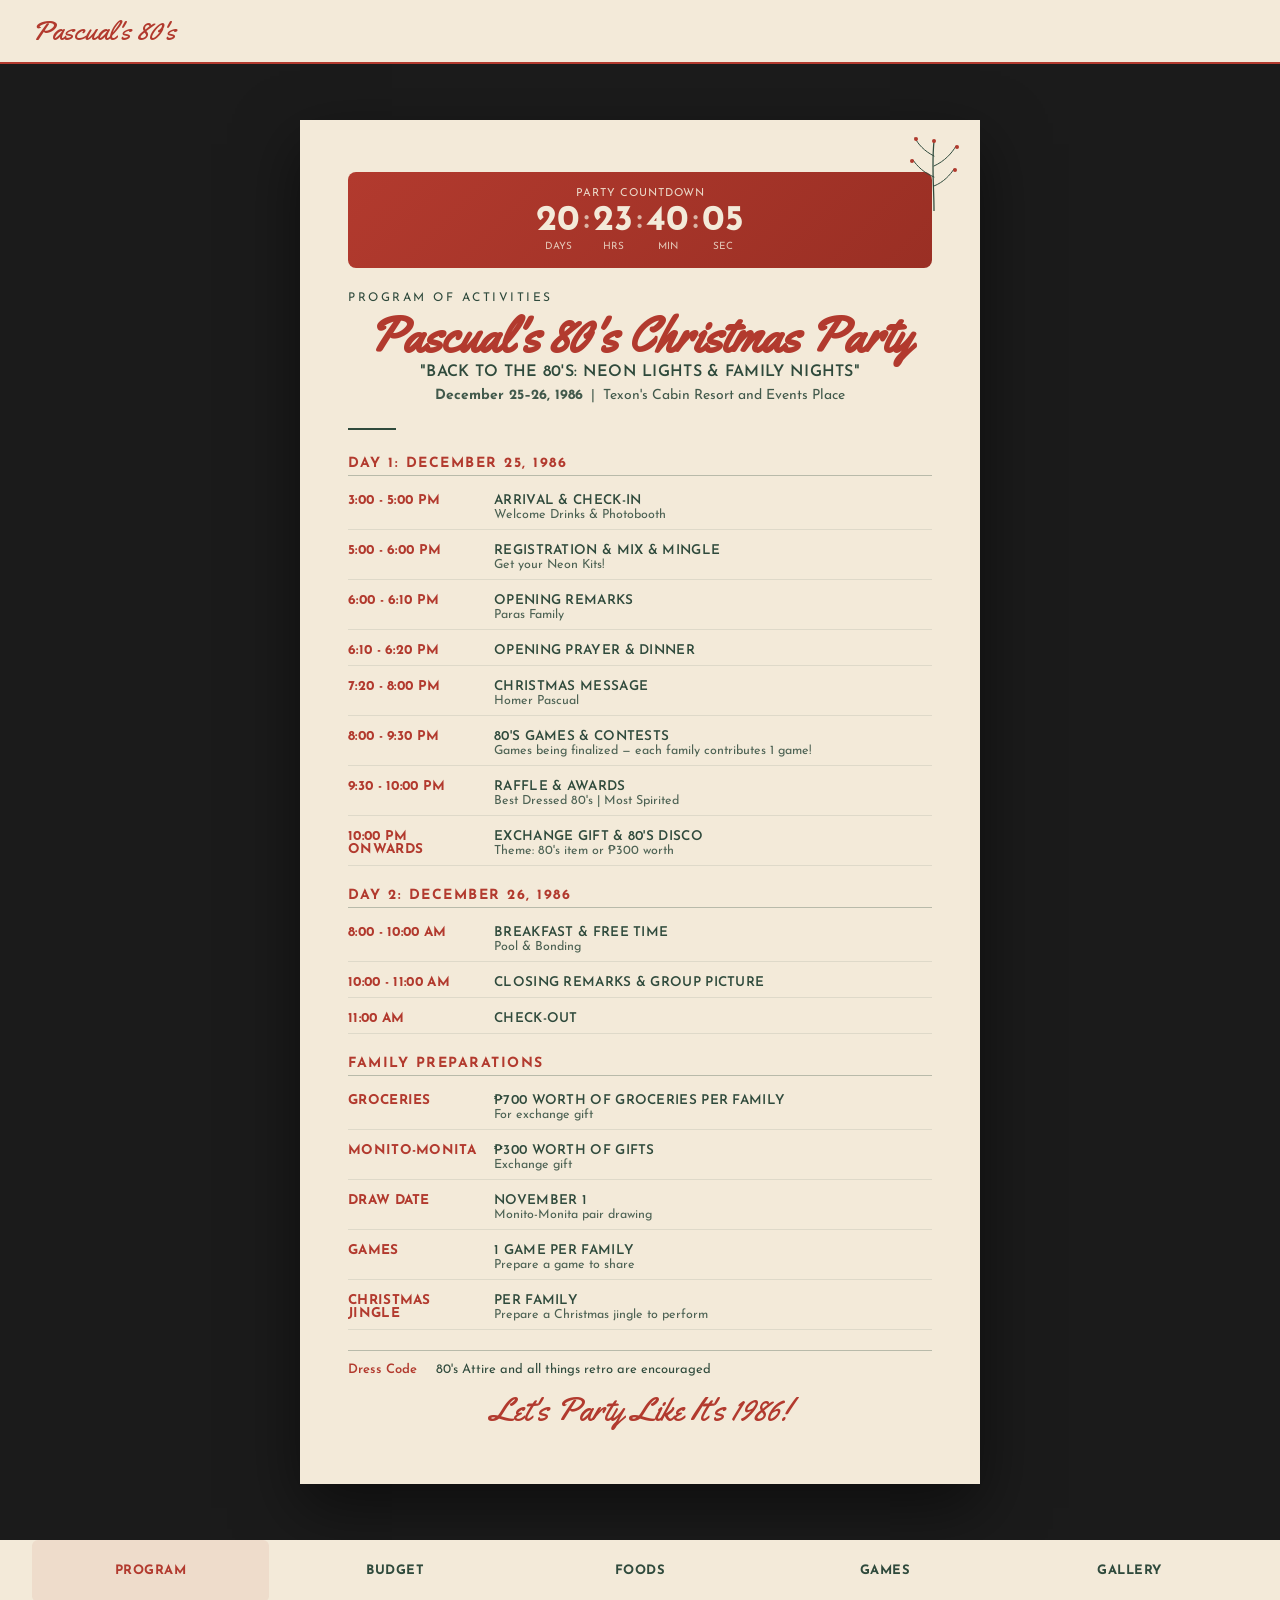
<file: index.html>
<!DOCTYPE html>
<html lang="en">
<head>
<meta charset="UTF-8">
<meta name="viewport" content="width=device-width, initial-scale=1.0, maximum-scale=5.0">
<title>Program — Pascual's 80's Christmas Party 1986</title>
<link rel="stylesheet" href="css/style.css">
</head>
<body>

  <nav class="navbar">
    <a href="index.html" class="brand">Pascual's 80's</a>
  </nav>

  <main class="page">
    <div class="card">
      <!-- Countdown Timer -->
      <div class="countdown">
        <div class="countdown-label">Party countdown</div>
        <div class="countdown-timer">
          <div class="countdown-unit">
            <span class="countdown-num" id="cd-days">--</span>
            <span class="countdown-text">days</span>
          </div>
          <div class="countdown-sep">:</div>
          <div class="countdown-unit">
            <span class="countdown-num" id="cd-hours">--</span>
            <span class="countdown-text">hrs</span>
          </div>
          <div class="countdown-sep">:</div>
          <div class="countdown-unit">
            <span class="countdown-num" id="cd-mins">--</span>
            <span class="countdown-text">min</span>
          </div>
          <div class="countdown-sep">:</div>
          <div class="countdown-unit">
            <span class="countdown-num" id="cd-secs">--</span>
            <span class="countdown-text">sec</span>
          </div>
        </div>
      </div>

      <!-- Pine Sprig Illustration -->
      <svg class="sprig" viewBox="0 0 120 150" xmlns="http://www.w3.org/2000/svg">
        <path d="M60 150 C60 100 55 60 60 10" fill="none" stroke="#2f4a3c" stroke-width="2.5" stroke-linecap="round"/>
        <path d="M60 40 C40 30 28 16 22 4" fill="none" stroke="#2f4a3c" stroke-width="2" stroke-linecap="round"/>
        <path d="M60 60 C82 50 96 34 104 20" fill="none" stroke="#2f4a3c" stroke-width="2" stroke-linecap="round"/>
        <path d="M60 82 C40 74 26 60 18 48" fill="none" stroke="#2f4a3c" stroke-width="2" stroke-linecap="round"/>
        <path d="M60 100 C80 92 92 78 100 66" fill="none" stroke="#2f4a3c" stroke-width="2" stroke-linecap="round"/>
        <circle cx="24" cy="6" r="4" fill="#b23a2e"/>
        <circle cx="106" cy="22" r="4" fill="#b23a2e"/>
        <circle cx="16" cy="50" r="4" fill="#b23a2e"/>
        <circle cx="102" cy="68" r="4" fill="#b23a2e"/>
        <circle cx="60" cy="10" r="4" fill="#b23a2e"/>
      </svg>

      <p class="eyebrow">Program of Activities</p>

      <div class="title-block">
        <h1>Pascual's 80's Christmas Party</h1>
        <div class="subtitle">"Back to the 80's: Neon Lights & Family Nights"</div>
        <div class="venue-info">
          <strong>December 25–26, 1986</strong> &nbsp;|&nbsp; Texon's Cabin Resort and Events Place
        </div>
      </div>

      <div class="rule"></div>

      <!-- Day 1 Schedule -->
      <div class="section-title">Day 1: December 25, 1986</div>

      <div class="timeline">
        <div class="event">
          <div class="time">3:00 - 5:00 PM</div>
          <div class="details">
            <div class="title-text">Arrival & Check-in</div>
            <div class="subtext">Welcome Drinks & Photobooth</div>
          </div>
        </div>

        <div class="event">
          <div class="time">5:00 - 6:00 PM</div>
          <div class="details">
            <div class="title-text">Registration & Mix & Mingle</div>
            <div class="subtext">Get your Neon Kits!</div>
          </div>
        </div>

        <div class="event">
          <div class="time">6:00 - 6:10 PM</div>
          <div class="details">
            <div class="title-text">Opening Remarks</div>
            <div class="subtext">Paras Family</div>
          </div>
        </div>

        <div class="event">
          <div class="time">6:10 - 6:20 PM</div>
          <div class="details">
            <div class="title-text">Opening Prayer & Dinner</div>
          </div>
        </div>

        <div class="event">
          <div class="time">7:20 - 8:00 PM</div>
          <div class="details">
            <div class="title-text">Christmas Message</div>
            <div class="subtext">Homer Pascual</div>
          </div>
        </div>

        <div class="event">
          <div class="time">8:00 - 9:30 PM</div>
          <div class="details">
            <div class="title-text">80's Games & Contests</div>
            <div class="subtext">Games being finalized — each family contributes 1 game!</div>
          </div>
        </div>

        <div class="event">
          <div class="time">9:30 - 10:00 PM</div>
          <div class="details">
            <div class="title-text">Raffle & Awards</div>
            <div class="subtext">Best Dressed 80's | Most Spirited</div>
          </div>
        </div>

        <div class="event">
          <div class="time">10:00 PM Onwards</div>
          <div class="details">
            <div class="title-text">Exchange Gift & 80's Disco</div>
            <div class="subtext">Theme: 80's item or ₱300 worth</div>
          </div>
        </div>
      </div>

      <!-- Day 2 Schedule -->
      <div class="section-title">Day 2: December 26, 1986</div>

      <div class="timeline">
        <div class="event">
          <div class="time">8:00 - 10:00 AM</div>
          <div class="details">
            <div class="title-text">Breakfast & Free Time</div>
            <div class="subtext">Pool & Bonding</div>
          </div>
        </div>

        <div class="event">
          <div class="time">10:00 - 11:00 AM</div>
          <div class="details">
            <div class="title-text">Closing Remarks & Group Picture</div>
          </div>
        </div>

        <div class="event">
          <div class="time">11:00 AM</div>
          <div class="details">
            <div class="title-text">Check-Out</div>
          </div>
        </div>
      </div>

      <!-- Preparations Section -->
      <div class="section-title">Family Preparations</div>

      <div class="timeline">
        <div class="event">
          <div class="time">Groceries</div>
          <div class="details">
            <div class="title-text">₱700 worth of groceries per family</div>
            <div class="subtext">For exchange gift</div>
          </div>
        </div>
        <div class="event">
          <div class="time">Monito-Monita</div>
          <div class="details">
            <div class="title-text">₱300 worth of gifts</div>
            <div class="subtext">Exchange gift</div>
          </div>
        </div>
        <div class="event">
          <div class="time">Draw Date</div>
          <div class="details">
            <div class="title-text">November 1</div>
            <div class="subtext">Monito-Monita pair drawing</div>
          </div>
        </div>
        <div class="event">
          <div class="time">Games</div>
          <div class="details">
            <div class="title-text">1 game per family</div>
            <div class="subtext">Prepare a game to share</div>
          </div>
        </div>
        <div class="event">
          <div class="time">Christmas Jingle</div>
          <div class="details">
            <div class="title-text">Per family</div>
            <div class="subtext">Prepare a Christmas jingle to perform</div>
          </div>
        </div>
      </div>

      <!-- Footer Information -->
      <div class="party-footer">
        <div class="row"><span class="k">Dress Code</span><span>80's Attire and all things retro are encouraged</span></div>
      </div>

      <div class="tagline">Let's Party Like It's 1986!</div>
    </div>
  </main>

  <!-- Bottom Tab Bar Navigation -->
  <nav class="bottom-nav">
    <a href="index.html" class="tab active">Program</a>
    <a href="budget.html" class="tab">Budget</a>
    <a href="foods.html" class="tab">Foods</a>
    <a href="games.html" class="tab">Games</a>
    <a href="gallery.html" class="tab">Gallery</a>
  </nav>

  <script>
    (function(){
      const partyDate = new Date('December 25, 2026 18:00:00').getTime();
      function update(){
        const now = new Date().getTime();
        const diff = partyDate - now;
        if(diff <= 0){
          document.getElementById('cd-days').textContent = '🎉';
          document.getElementById('cd-hours').textContent = 'IT\'S';
          document.getElementById('cd-mins').textContent = 'PARTY';
          document.getElementById('cd-secs').textContent = 'TIME';
          return;
        }
        const days = Math.floor(diff / (1000*60*60*24));
        const hours = Math.floor((diff % (1000*60*60*24)) / (1000*60*60));
        const mins = Math.floor((diff % (1000*60*60)) / (1000*60));
        const secs = Math.floor((diff % (1000*60)) / 1000);
        document.getElementById('cd-days').textContent = String(days).padStart(2,'0');
        document.getElementById('cd-hours').textContent = String(hours).padStart(2,'0');
        document.getElementById('cd-mins').textContent = String(mins).padStart(2,'0');
        document.getElementById('cd-secs').textContent = String(secs).padStart(2,'0');
      }
      update();
      setInterval(update, 1000);
    })();
  </script>

</body>
</html>
</file>
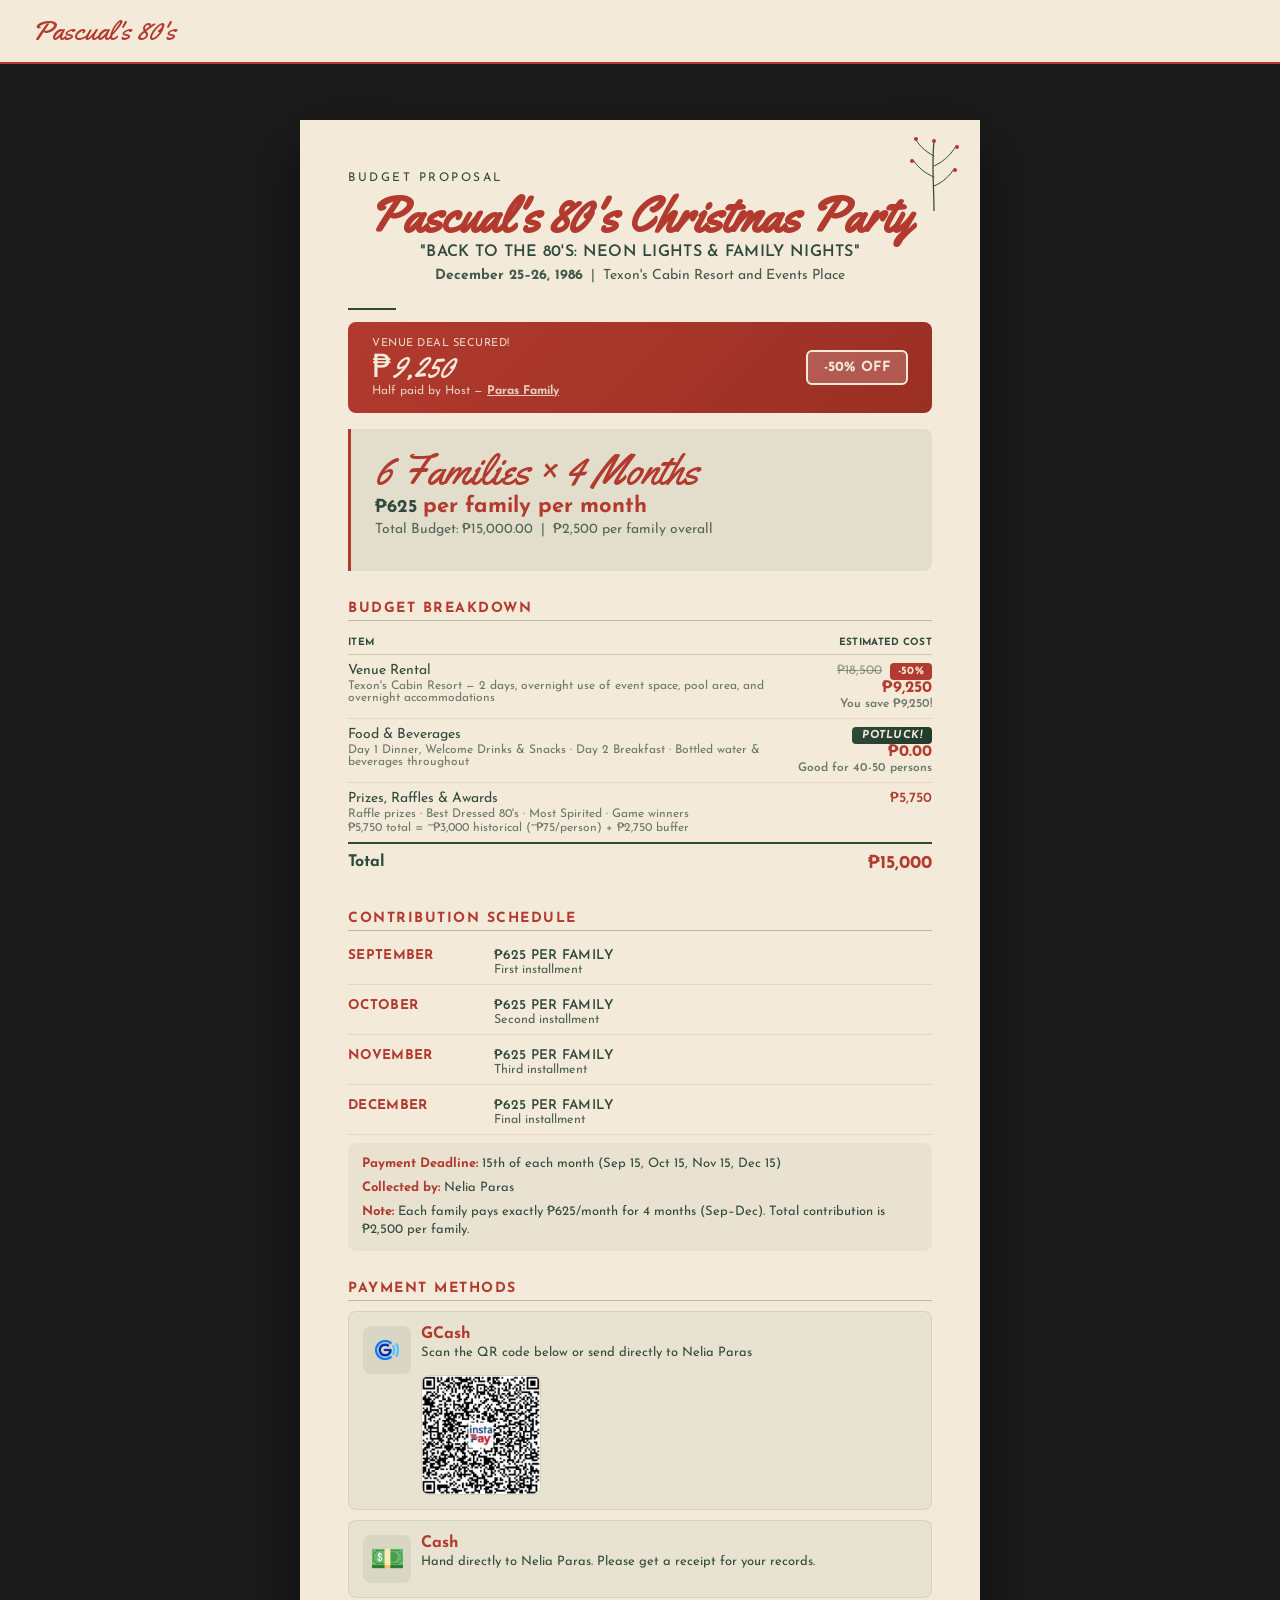
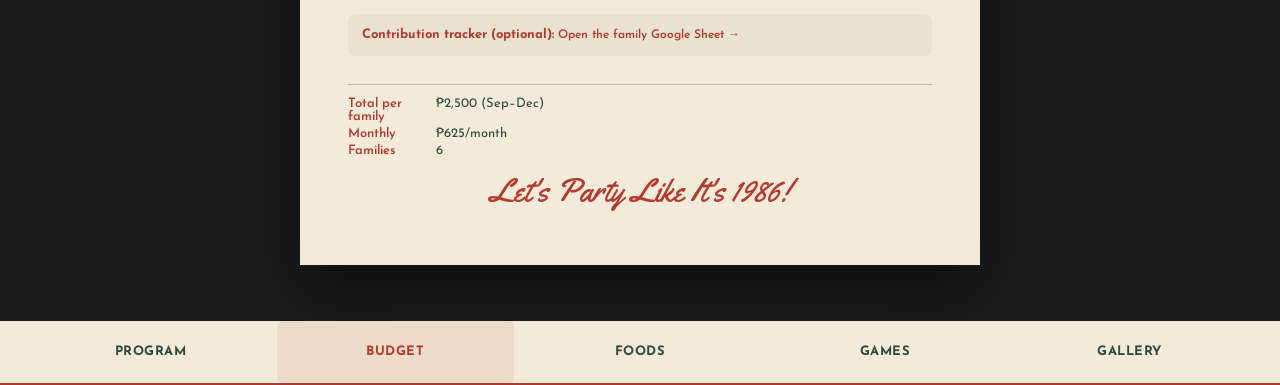
<file: budget.html>
<!DOCTYPE html>
<html lang="en">
<head>
<meta charset="UTF-8">
<meta name="viewport" content="width=device-width, initial-scale=1.0, maximum-scale=5.0">
<title>Budget — Pascual's 80's Christmas Party 1986</title>
<link rel="stylesheet" href="css/style.css">
</head>
<body>

  <nav class="navbar">
    <a href="index.html" class="brand">Pascual's 80's</a>
  </nav>

  <main class="page">
    <div class="card">
      <!-- Pine Sprig Illustration -->
      <svg class="sprig" viewBox="0 0 120 150" xmlns="http://www.w3.org/2000/svg">
        <path d="M60 150 C60 100 55 60 60 10" fill="none" stroke="#2f4a3c" stroke-width="2.5" stroke-linecap="round"/>
        <path d="M60 40 C40 30 28 16 22 4" fill="none" stroke="#2f4a3c" stroke-width="2" stroke-linecap="round"/>
        <path d="M60 60 C82 50 96 34 104 20" fill="none" stroke="#2f4a3c" stroke-width="2" stroke-linecap="round"/>
        <path d="M60 82 C40 74 26 60 18 48" fill="none" stroke="#2f4a3c" stroke-width="2" stroke-linecap="round"/>
        <path d="M60 100 C80 92 92 78 100 66" fill="none" stroke="#2f4a3c" stroke-width="2" stroke-linecap="round"/>
        <circle cx="24" cy="6" r="4" fill="#b23a2e"/>
        <circle cx="106" cy="22" r="4" fill="#b23a2e"/>
        <circle cx="16" cy="50" r="4" fill="#b23a2e"/>
        <circle cx="102" cy="68" r="4" fill="#b23a2e"/>
        <circle cx="60" cy="10" r="4" fill="#b23a2e"/>
      </svg>

      <p class="eyebrow">Budget Proposal</p>

      <div class="title-block">
        <h1>Pascual's 80's Christmas Party</h1>
        <div class="subtitle">"Back to the 80's: Neon Lights & Family Nights"</div>
        <div class="venue-info">
          <strong>December 25–26, 1986</strong> &nbsp;|&nbsp; Texon's Cabin Resort and Events Place
        </div>
      </div>

      <div class="rule"></div>

      <!-- Discount Banner -->
      <div class="discount-banner">
        <div class="banner-text">
          <span class="banner-label">Venue Deal Secured!</span>
          <span class="banner-amount">₱9,250</span>
          <span class="banner-sub">Half paid by Host — <strong>Paras Family</strong></span>
        </div>
        <div class="banner-badge">-50% OFF</div>
      </div>

      <!-- Summary -->
      <div class="summary">
        <p class="big-number">6 Families × 4 Months</p>
        <p class="per-month">₱625 <span>per family per month</span></p>
        <p class="total">Total Budget: ₱15,000.00 &nbsp;|&nbsp; ₱2,500 per family overall</p>
      </div>

      <!-- Budget Breakdown Table -->
      <div class="section-title">Budget Breakdown</div>

      <table class="budget-table">
        <thead>
          <tr>
            <th>Item</th>
            <th>Estimated Cost</th>
          </tr>
        </thead>
        <tbody>
          <tr>
            <td>
              Venue Rental
              <div class="desc">Texon's Cabin Resort — 2 days, overnight use of event space, pool area, and overnight accommodations</div>
            </td>
            <td>
              <span class="original-price">₱18,500</span>
              <span class="discount-badge">-50%</span>
              <div class="final-price">₱9,250</div>
              <div class="savings">You save ₱9,250!</div>
            </td>
          </tr>
          <tr>
            <td>
              Food & Beverages
              <div class="desc">Day 1 Dinner, Welcome Drinks & Snacks · Day 2 Breakfast · Bottled water & beverages throughout</div>
            </td>
            <td>
              <span class="potluck-badge">POTLUCK!</span>
              <div class="final-price">₱0.00</div>
              <div class="savings">Good for 40-50 persons</div>
            </td>
          </tr>
          <tr>
            <td>
              Prizes, Raffles & Awards
              <div class="desc">Raffle prizes · Best Dressed 80's · Most Spirited · Game winners</div>
              <div class="savings">₱5,750 total = ~₱3,000 historical (~₱75/person) + ₱2,750 buffer</div>
            </td>
            <td>₱5,750</td>
          </tr>
          <tr class="total-row">
            <td>Total</td>
            <td>₱15,000</td>
          </tr>
        </tbody>
      </table>

      <!-- Contribution Schedule -->
      <div class="section-title">Contribution Schedule</div>

      <div class="timeline">
        <div class="event">
          <div class="time">September</div>
          <div class="details">
            <div class="title-text">₱625 per family</div>
            <div class="subtext">First installment</div>
          </div>
        </div>
        <div class="event">
          <div class="time">October</div>
          <div class="details">
            <div class="title-text">₱625 per family</div>
            <div class="subtext">Second installment</div>
          </div>
        </div>
        <div class="event">
          <div class="time">November</div>
          <div class="details">
            <div class="title-text">₱625 per family</div>
            <div class="subtext">Third installment</div>
          </div>
        </div>
        <div class="event">
          <div class="time">December</div>
          <div class="details">
            <div class="title-text">₱625 per family</div>
            <div class="subtext">Final installment</div>
          </div>
        </div>
      </div>

      <!-- Payment Notes -->
      <div class="notes">
        <p><strong>Payment Deadline:</strong> 15th of each month (Sep 15, Oct 15, Nov 15, Dec 15)</p>
        <p><strong>Collected by:</strong> Nelia Paras</p>
        <p><strong>Note:</strong> Each family pays exactly ₱625/month for 4 months (Sep–Dec). Total contribution is ₱2,500 per family.</p>
      </div>

      <!-- Payment Methods -->
      <div class="section-title">Payment Methods</div>

      <div class="payment-methods">
        <div class="payment-option">
          <div class="payment-icon">
            <img src="images/gcash-logo.png" alt="GCash" class="payment-logo">
          </div>
          <div class="payment-details">
            <h4>GCash</h4>
            <p>Scan the QR code below or send directly to Nelia Paras</p>
            <div class="qr-code">
              <img src="images/gcash-qr.png" alt="GCash QR Code" class="qr-img">
            </div>
          </div>
        </div>

        <div class="payment-option">
          <div class="payment-icon">💵</div>
          <div class="payment-details">
            <h4>Cash</h4>
            <p>Hand directly to Nelia Paras. Please get a receipt for your records.</p>
          </div>
        </div>
      </div>

      <!-- Optional Contribution Tracker -->
      <div class="notes">
        <p><strong>Contribution tracker (optional):</strong> <a href="https://docs.google.com/spreadsheets/d/1-CwaBNYndf5mGvCevYbCu1sT34pfQLJ5X0VEZ5dIOoY/edit?usp=sharing" target="_blank" rel="noopener" class="sheet-link">Open the family Google Sheet →</a></p>
      </div>

      <div class="party-footer">
        <div class="row"><span class="k">Total per family</span><span>₱2,500 (Sep–Dec)</span></div>
        <div class="row"><span class="k">Monthly</span><span>₱625/month</span></div>
        <div class="row"><span class="k">Families</span><span>6</span></div>
      </div>

      <div class="tagline">Let's Party Like It's 1986!</div>
    </div>
  </main>

  <!-- Bottom Tab Bar Navigation -->
  <nav class="bottom-nav">
    <a href="index.html" class="tab">Program</a>
    <a href="budget.html" class="tab active">Budget</a>
    <a href="foods.html" class="tab">Foods</a>
    <a href="games.html" class="tab">Games</a>
    <a href="gallery.html" class="tab">Gallery</a>
  </nav>

</body>
</html>
</file>
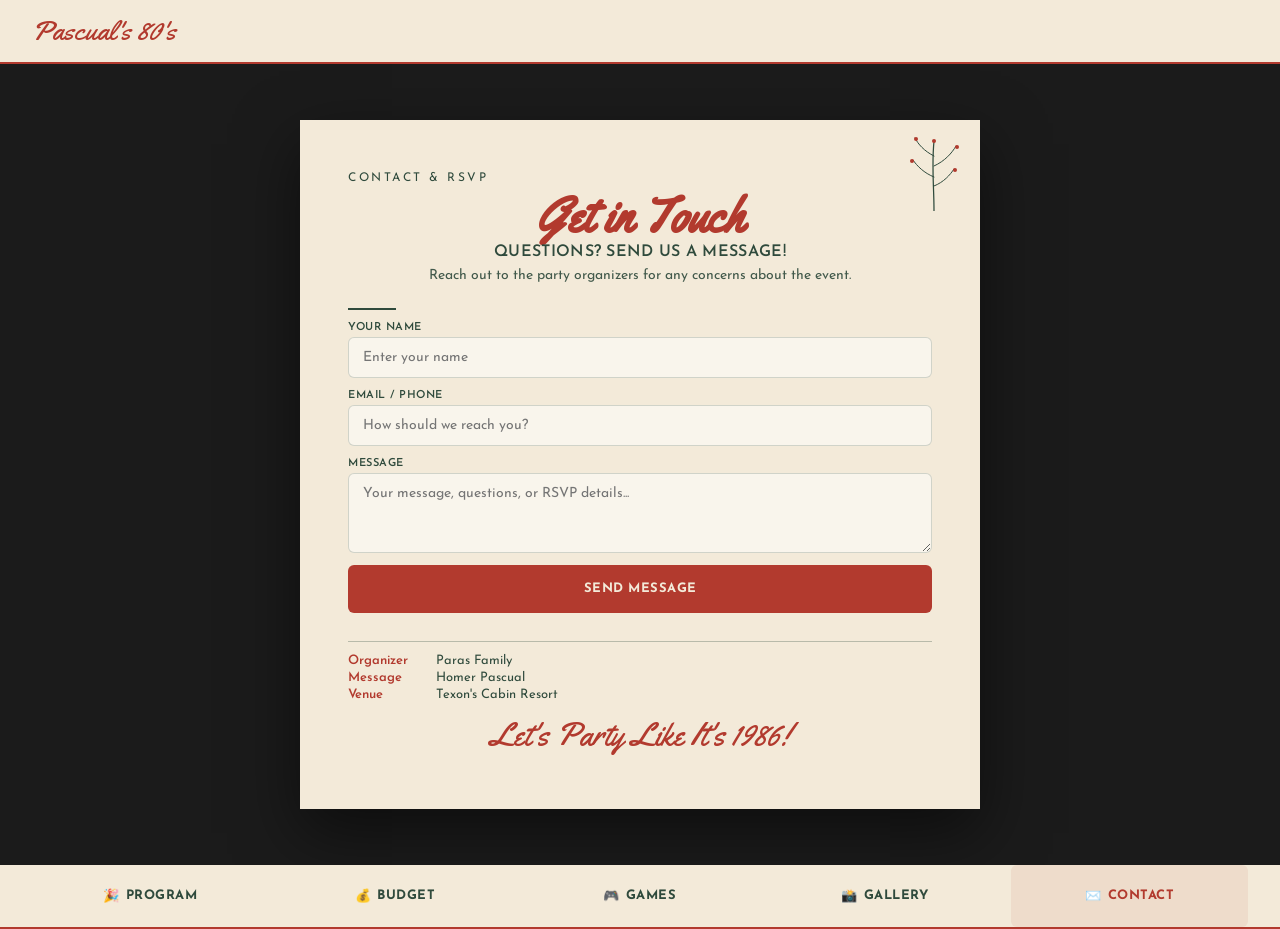
<file: contact.html>
<!DOCTYPE html>
<html lang="en">
<head>
<meta charset="UTF-8">
<meta name="viewport" content="width=device-width, initial-scale=1.0, maximum-scale=5.0">
<title>Contact — Pascual's 80's Christmas Party 1986</title>
<link rel="stylesheet" href="css/style.css">
</head>
<body>

  <nav class="navbar">
    <a href="index.html" class="brand">Pascual's 80's</a>
  </nav>

  <main class="page">
    <div class="card">
      <!-- Pine Sprig Illustration -->
      <svg class="sprig" viewBox="0 0 120 150" xmlns="http://www.w3.org/2000/svg">
        <path d="M60 150 C60 100 55 60 60 10" fill="none" stroke="#2f4a3c" stroke-width="2.5" stroke-linecap="round"/>
        <path d="M60 40 C40 30 28 16 22 4" fill="none" stroke="#2f4a3c" stroke-width="2" stroke-linecap="round"/>
        <path d="M60 60 C82 50 96 34 104 20" fill="none" stroke="#2f4a3c" stroke-width="2" stroke-linecap="round"/>
        <path d="M60 82 C40 74 26 60 18 48" fill="none" stroke="#2f4a3c" stroke-width="2" stroke-linecap="round"/>
        <path d="M60 100 C80 92 92 78 100 66" fill="none" stroke="#2f4a3c" stroke-width="2" stroke-linecap="round"/>
        <circle cx="24" cy="6" r="4" fill="#b23a2e"/>
        <circle cx="106" cy="22" r="4" fill="#b23a2e"/>
        <circle cx="16" cy="50" r="4" fill="#b23a2e"/>
        <circle cx="102" cy="68" r="4" fill="#b23a2e"/>
        <circle cx="60" cy="10" r="4" fill="#b23a2e"/>
      </svg>

      <p class="eyebrow">Contact & RSVP</p>

      <div class="title-block">
        <h1>Get in Touch</h1>
        <div class="subtitle">Questions? Send us a message!</div>
        <div class="venue-info">
          Reach out to the party organizers for any concerns about the event.
        </div>
      </div>

      <div class="rule"></div>

      <form class="contact-form" onsubmit="event.preventDefault(); alert('Message sent! (demo)');">
        <div class="form-group">
          <label for="name">Your Name</label>
          <input type="text" id="name" placeholder="Enter your name" required>
        </div>

        <div class="form-group">
          <label for="email">Email / Phone</label>
          <input type="text" id="email" placeholder="How should we reach you?" required>
        </div>

        <div class="form-group">
          <label for="message">Message</label>
          <textarea id="message" placeholder="Your message, questions, or RSVP details..."></textarea>
        </div>

        <button type="submit" class="btn-submit">Send Message</button>
      </form>

      <div class="party-footer">
        <div class="row"><span class="k">Organizer</span><span>Paras Family</span></div>
        <div class="row"><span class="k">Message</span><span>Homer Pascual</span></div>
        <div class="row"><span class="k">Venue</span><span>Texon's Cabin Resort</span></div>
      </div>

      <div class="tagline">Let's Party Like It's 1986!</div>
    </div>
  </main>

  <!-- Bottom Tab Bar Navigation -->
  <nav class="bottom-nav">
    <a href="index.html" class="tab">
      <span class="icon">🎉</span>
      <span>Program</span>
    </a>
    <a href="budget.html" class="tab">
      <span class="icon">💰</span>
      <span>Budget</span>
    </a>
    <a href="games.html" class="tab">
      <span class="icon">🎮</span>
      <span>Games</span>
    </a>
    <a href="gallery.html" class="tab">
      <span class="icon">📸</span>
      <span>Gallery</span>
    </a>
    <a href="contact.html" class="tab active">
      <span class="icon">✉️</span>
      <span>Contact</span>
    </a>
  </nav>

</body>
</html>
</file>
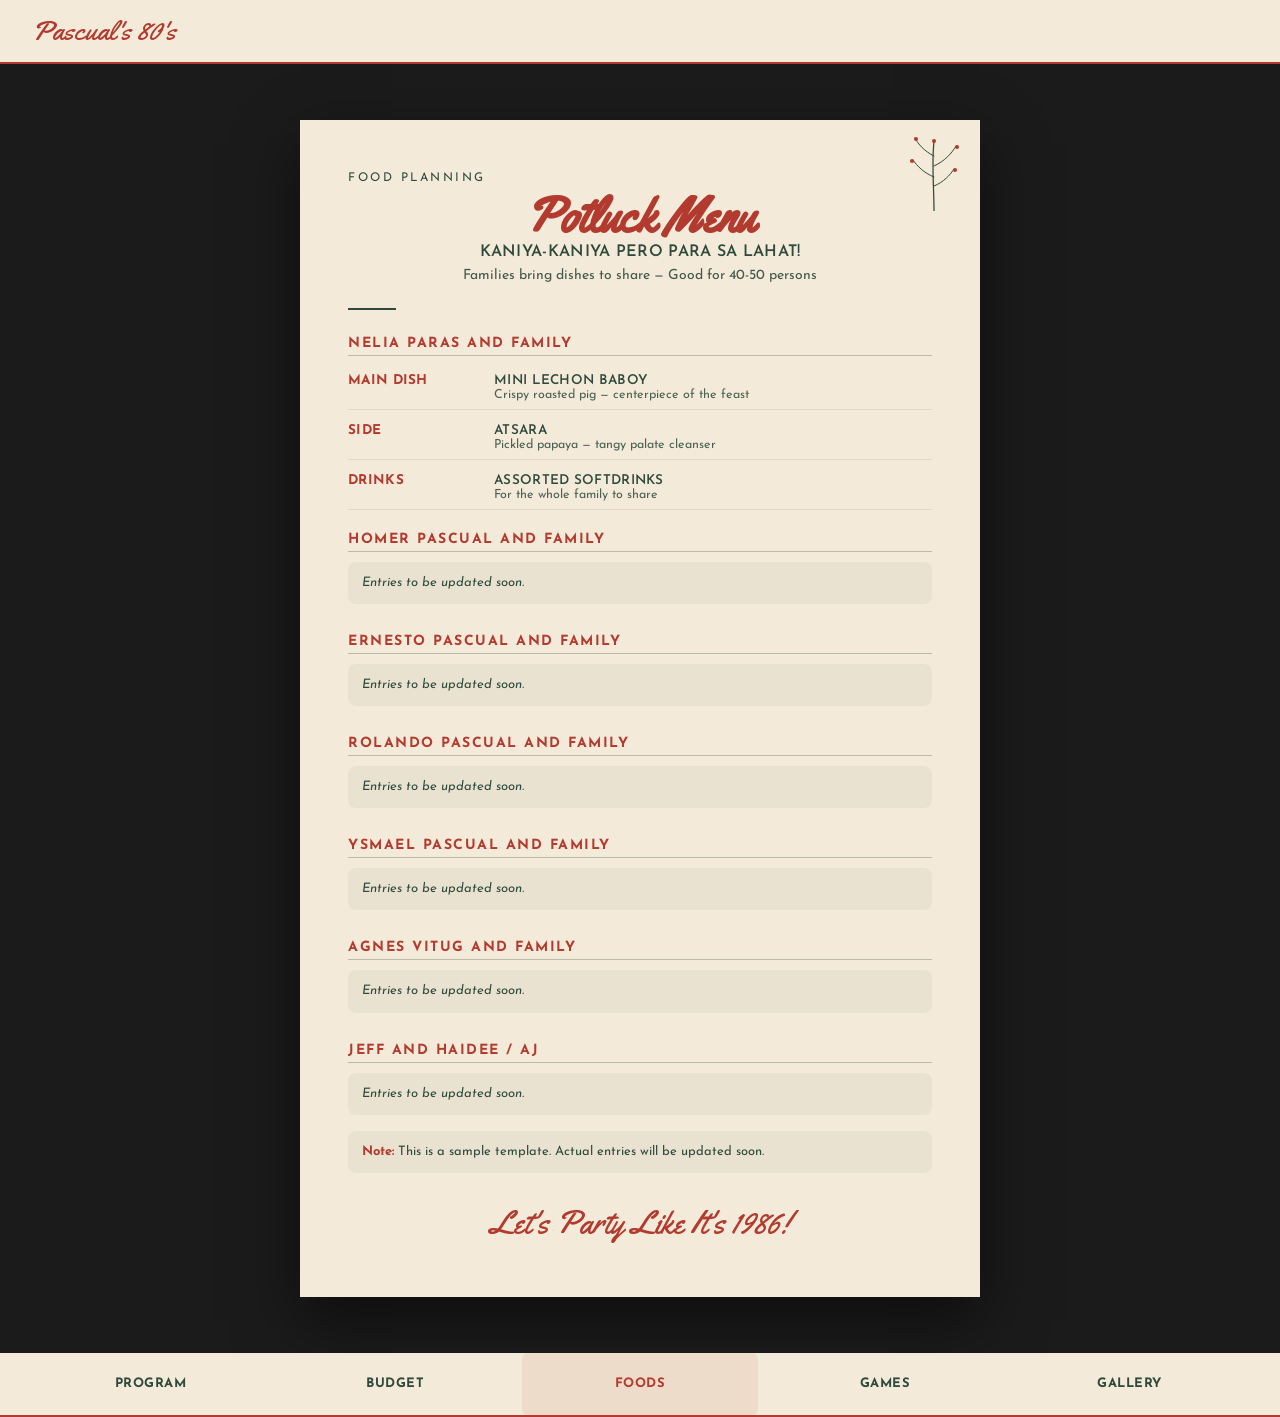
<file: foods.html>
<!DOCTYPE html>
<html lang="en">
<head>
<meta charset="UTF-8">
<meta name="viewport" content="width=device-width, initial-scale=1.0, maximum-scale=5.0">
<title>Foods — Pascual's 80's Christmas Party 1986</title>
<link rel="stylesheet" href="css/style.css">
</head>
<body>

  <nav class="navbar">
    <a href="index.html" class="brand">Pascual's 80's</a>
  </nav>

  <main class="page">
    <div class="card">
      <!-- Pine Sprig Illustration -->
      <svg class="sprig" viewBox="0 0 120 150" xmlns="http://www.w3.org/2000/svg">
        <path d="M60 150 C60 100 55 60 60 10" fill="none" stroke="#2f4a3c" stroke-width="2.5" stroke-linecap="round"/>
        <path d="M60 40 C40 30 28 16 22 4" fill="none" stroke="#2f4a3c" stroke-width="2" stroke-linecap="round"/>
        <path d="M60 60 C82 50 96 34 104 20" fill="none" stroke="#2f4a3c" stroke-width="2" stroke-linecap="round"/>
        <path d="M60 82 C40 74 26 60 18 48" fill="none" stroke="#2f4a3c" stroke-width="2" stroke-linecap="round"/>
        <path d="M60 100 C80 92 92 78 100 66" fill="none" stroke="#2f4a3c" stroke-width="2" stroke-linecap="round"/>
        <circle cx="24" cy="6" r="4" fill="#b23a2e"/>
        <circle cx="106" cy="22" r="4" fill="#b23a2e"/>
        <circle cx="16" cy="50" r="4" fill="#b23a2e"/>
        <circle cx="102" cy="68" r="4" fill="#b23a2e"/>
        <circle cx="60" cy="10" r="4" fill="#b23a2e"/>
      </svg>

      <p class="eyebrow">Food Planning</p>

      <div class="title-block">
        <h1>Potluck Menu</h1>
        <div class="subtitle">Kaniya-kaniya pero para sa lahat!</div>
        <div class="venue-info">
          Families bring dishes to share — Good for 40-50 persons
        </div>
      </div>

      <div class="rule"></div>

      <div class="section-title">Nelia Paras and Family</div>

      <div class="timeline">
        <div class="event">
          <div class="time">Main Dish</div>
          <div class="details">
            <div class="title-text">Mini Lechon Baboy</div>
            <div class="subtext">Crispy roasted pig — centerpiece of the feast</div>
          </div>
        </div>
        <div class="event">
          <div class="time">Side</div>
          <div class="details">
            <div class="title-text">Atsara</div>
            <div class="subtext">Pickled papaya — tangy palate cleanser</div>
          </div>
        </div>
        <div class="event">
          <div class="time">Drinks</div>
          <div class="details">
            <div class="title-text">Assorted Softdrinks</div>
            <div class="subtext">For the whole family to share</div>
          </div>
        </div>
      </div>

      <div class="section-title">Homer Pascual and Family</div>
      <div class="notes">
        <p><em>Entries to be updated soon.</em></p>
      </div>

      <div class="section-title">Ernesto Pascual and Family</div>
      <div class="notes">
        <p><em>Entries to be updated soon.</em></p>
      </div>

      <div class="section-title">Rolando Pascual and Family</div>
      <div class="notes">
        <p><em>Entries to be updated soon.</em></p>
      </div>

      <div class="section-title">Ysmael Pascual and Family</div>
      <div class="notes">
        <p><em>Entries to be updated soon.</em></p>
      </div>

      <div class="section-title">Agnes Vitug and Family</div>
      <div class="notes">
        <p><em>Entries to be updated soon.</em></p>
      </div>

      <div class="section-title">Jeff and Haidee / AJ</div>
      <div class="notes">
        <p><em>Entries to be updated soon.</em></p>
      </div>

      <div class="notes">
        <p><strong>Note:</strong> This is a sample template. Actual entries will be updated soon.</p>
      </div>

      <div class="tagline">Let's Party Like It's 1986!</div>
    </div>
  </main>

  <!-- Bottom Tab Bar Navigation -->
  <nav class="bottom-nav">
    <a href="index.html" class="tab">Program</a>
    <a href="budget.html" class="tab">Budget</a>
    <a href="foods.html" class="tab active">Foods</a>
    <a href="games.html" class="tab">Games</a>
    <a href="gallery.html" class="tab">Gallery</a>
  </nav>

</body>
</html>
</file>
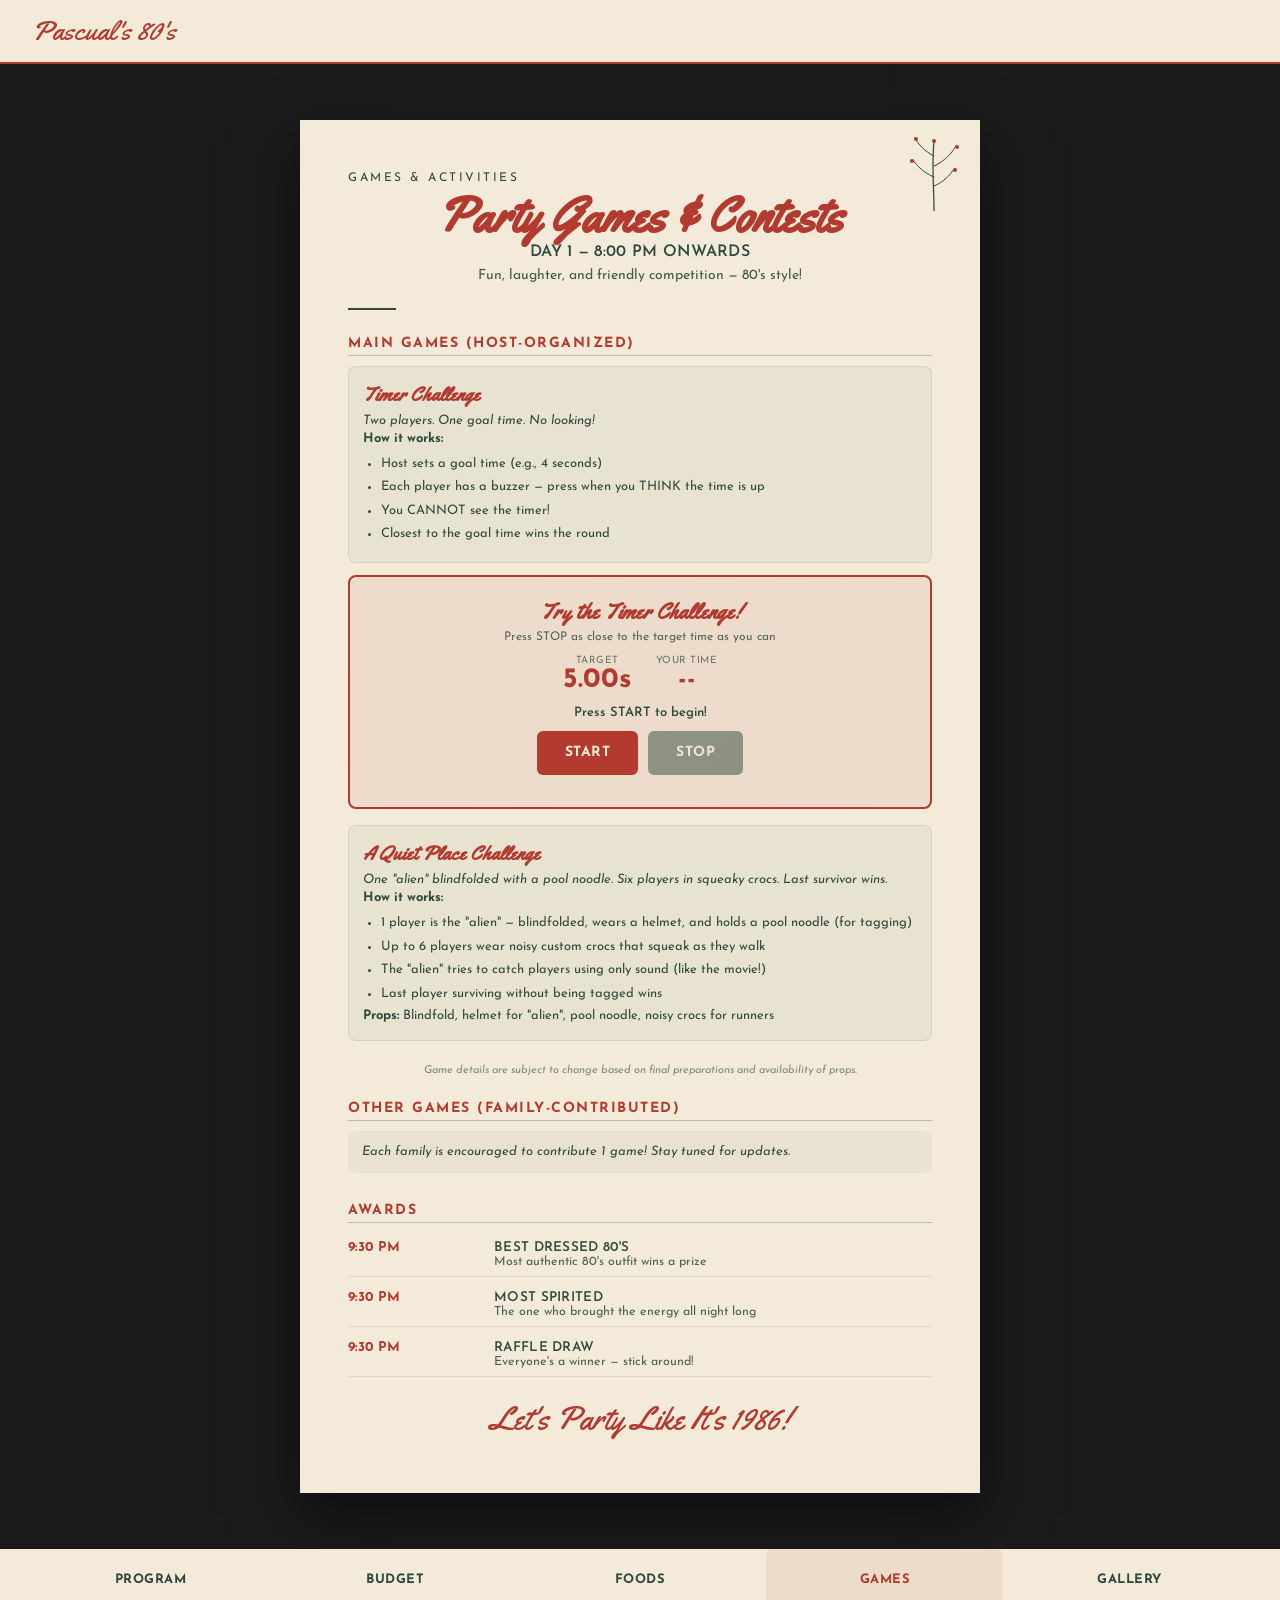
<file: games.html>
<!DOCTYPE html>
<html lang="en">
<head>
<meta charset="UTF-8">
<meta name="viewport" content="width=device-width, initial-scale=1.0, maximum-scale=5.0">
<title>Games — Pascual's 80's Christmas Party 1986</title>
<link rel="stylesheet" href="css/style.css">
</head>
<body>

  <nav class="navbar">
    <a href="index.html" class="brand">Pascual's 80's</a>
  </nav>

  <main class="page">
    <div class="card">
      <!-- Pine Sprig Illustration -->
      <svg class="sprig" viewBox="0 0 120 150" xmlns="http://www.w3.org/2000/svg">
        <path d="M60 150 C60 100 55 60 60 10" fill="none" stroke="#2f4a3c" stroke-width="2.5" stroke-linecap="round"/>
        <path d="M60 40 C40 30 28 16 22 4" fill="none" stroke="#2f4a3c" stroke-width="2" stroke-linecap="round"/>
        <path d="M60 60 C82 50 96 34 104 20" fill="none" stroke="#2f4a3c" stroke-width="2" stroke-linecap="round"/>
        <path d="M60 82 C40 74 26 60 18 48" fill="none" stroke="#2f4a3c" stroke-width="2" stroke-linecap="round"/>
        <path d="M60 100 C80 92 92 78 100 66" fill="none" stroke="#2f4a3c" stroke-width="2" stroke-linecap="round"/>
        <circle cx="24" cy="6" r="4" fill="#b23a2e"/>
        <circle cx="106" cy="22" r="4" fill="#b23a2e"/>
        <circle cx="16" cy="50" r="4" fill="#b23a2e"/>
        <circle cx="102" cy="68" r="4" fill="#b23a2e"/>
        <circle cx="60" cy="10" r="4" fill="#b23a2e"/>
      </svg>

      <p class="eyebrow">Games & Activities</p>

      <div class="title-block">
        <h1>Party Games & Contests</h1>
        <div class="subtitle">Day 1 — 8:00 PM Onwards</div>
        <div class="venue-info">
          Fun, laughter, and friendly competition — 80's style!
        </div>
      </div>

      <div class="rule"></div>

      <!-- MAIN GAMES -->
      <div class="section-title">Main Games (Host-Organized)</div>

      <!-- Timer Challenge -->
      <div class="game-card">
        <h3>Timer Challenge</h3>
        <p class="game-desc">Two players. One goal time. No looking!</p>
        <div class="game-rules">
          <p><strong>How it works:</strong></p>
          <ul>
            <li>Host sets a goal time (e.g., 4 seconds)</li>
            <li>Each player has a buzzer — press when you THINK the time is up</li>
            <li>You CANNOT see the timer!</li>
            <li>Closest to the goal time wins the round</li>
          </ul>
        </div>
      </div>

      <!-- Interactive Timer Simulation -->
      <div class="timer-game" id="timer-game">
        <div class="timer-header">
          <h4>Try the Timer Challenge!</h4>
          <p class="timer-sub">Press STOP as close to the target time as you can</p>
        </div>

        <div class="timer-display">
          <div class="timer-target">
            <span class="timer-label">Target</span>
            <span class="timer-value" id="timer-target">5.00s</span>
          </div>
          <div class="timer-current">
            <span class="timer-label">Your Time</span>
            <span class="timer-value" id="timer-elapsed">--</span>
          </div>
        </div>

        <div class="timer-status" id="timer-status">Press START to begin!</div>

        <div class="timer-controls">
          <button class="timer-btn timer-btn-start" id="timer-start" onclick="timerStart()">START</button>
          <button class="timer-btn timer-btn-stop" id="timer-stop" onclick="timerStop()" disabled>STOP</button>
        </div>

        <div class="timer-result" id="timer-result" style="display:none;">
          <div class="timer-result-label">Your time:</div>
          <div class="timer-result-value" id="timer-result-value">0.00s</div>
          <div class="timer-result-diff" id="timer-result-diff"></div>
        </div>

        <button class="timer-btn timer-btn-reset" id="timer-reset" onclick="timerReset()" style="display:none;">PLAY AGAIN</button>
      </div>

      <!-- A Quiet Place Challenge -->
      <div class="game-card">
        <h3>A Quiet Place Challenge</h3>
        <p class="game-desc">One "alien" blindfolded with a pool noodle. Six players in squeaky crocs. Last survivor wins.</p>
        <div class="game-rules">
          <p><strong>How it works:</strong></p>
          <ul>
            <li>1 player is the "alien" — blindfolded, wears a helmet, and holds a pool noodle (for tagging)</li>
            <li>Up to 6 players wear noisy custom crocs that squeak as they walk</li>
            <li>The "alien" tries to catch players using only sound (like the movie!)</li>
            <li>Last player surviving without being tagged wins</li>
          </ul>
          <p><strong>Props:</strong> Blindfold, helmet for "alien", pool noodle, noisy crocs for runners</p>
        </div>
      </div>

      <p class="game-disclaimer"><em>Game details are subject to change based on final preparations and availability of props.</em></p>

      <!-- OTHER GAMES -->
      <div class="section-title">Other Games (Family-Contributed)</div>
      <div class="notes">
        <p><em>Each family is encouraged to contribute 1 game! Stay tuned for updates.</em></p>
      </div>

      <!-- AWARDS -->
      <div class="section-title">Awards</div>
      <div class="timeline">
        <div class="event">
          <div class="time">9:30 PM</div>
          <div class="details">
            <div class="title-text">Best Dressed 80's</div>
            <div class="subtext">Most authentic 80's outfit wins a prize</div>
          </div>
        </div>
        <div class="event">
          <div class="time">9:30 PM</div>
          <div class="details">
            <div class="title-text">Most Spirited</div>
            <div class="subtext">The one who brought the energy all night long</div>
          </div>
        </div>
        <div class="event">
          <div class="time">9:30 PM</div>
          <div class="details">
            <div class="title-text">Raffle Draw</div>
            <div class="subtext">Everyone's a winner — stick around!</div>
          </div>
        </div>
      </div>

      <div class="tagline">Let's Party Like It's 1986!</div>
    </div>
  </main>

  <!-- Bottom Tab Bar Navigation -->
  <nav class="bottom-nav">
    <a href="index.html" class="tab">Program</a>
    <a href="budget.html" class="tab">Budget</a>
    <a href="foods.html" class="tab">Foods</a>
    <a href="games.html" class="tab active">Games</a>
    <a href="gallery.html" class="tab">Gallery</a>
  </nav>

  <script>
    let timerStartTime = null;
    let timerInterval = null;
    let timerTarget = 5.0;
    let timerRunning = false;

    function timerStart(){
      timerStartTime = Date.now();
      timerRunning = true;
      document.getElementById('timer-start').disabled = true;
      document.getElementById('timer-stop').disabled = false;
      document.getElementById('timer-status').textContent = 'Count in your head... press STOP at the right moment!';
      document.getElementById('timer-elapsed').textContent = '--';
      document.getElementById('timer-result').style.display = 'none';
      document.getElementById('timer-reset').style.display = 'none';
      document.querySelector('.timer-current').classList.add('running');
    }

    function timerStop(){
      if(!timerRunning) return;
      timerRunning = false;
      const elapsed = (Date.now() - timerStartTime) / 1000;
      const diff = Math.abs(elapsed - timerTarget);
      document.getElementById('timer-stop').disabled = true;
      document.getElementById('timer-elapsed').textContent = elapsed.toFixed(2) + 's';
      document.querySelector('.timer-current').classList.remove('running');
      document.getElementById('timer-result').style.display = 'block';
      document.getElementById('timer-result-value').textContent = elapsed.toFixed(2) + 's';
      let diffText = '';
      if(diff < 0.3) diffText = '🔥 INCREDIBLE! Almost perfect!';
      else if(diff < 0.8) diffText = '👏 Great timing!';
      else if(diff < 1.5) diffText = '👍 Not bad!';
      else diffText = '😅 Keep practicing!';
      document.getElementById('timer-result-diff').textContent = diffText + ' (off by ' + diff.toFixed(2) + 's)';
      document.getElementById('timer-reset').style.display = 'inline-block';
    }

    function timerReset(){
      timerRunning = false;
      timerStartTime = null;
      document.getElementById('timer-elapsed').textContent = '--';
      document.getElementById('timer-status').textContent = 'Press START to begin!';
      document.getElementById('timer-start').disabled = false;
      document.getElementById('timer-stop').disabled = true;
      document.getElementById('timer-result').style.display = 'none';
      document.getElementById('timer-reset').style.display = 'none';
      document.querySelector('.timer-current').classList.remove('running');
      // Randomize target between 3-8 seconds
      timerTarget = Math.round((Math.random() * 5 + 3) * 10) / 10;
      document.getElementById('timer-target').textContent = timerTarget.toFixed(2) + 's';
    }
  </script>

</body>
</html>
</file>
<file: css/style.css>
/* Pascual's 80's Christmas Party — Mobile-First Professional Stylesheet */

@import url('https://fonts.googleapis.com/css2?family=Yellowtail&family=Josefin+Sans:wght@400;500;600;700&display=swap');

:root{
  --cream:#f3ead9;
  --red:#b23a2e;
  --pine:#2f4a3c;
  --dark:#1b1b1b;
}

*{box-sizing:border-box;}

body{
  margin:0;
  background:var(--dark);
  font-family:'Josefin Sans', sans-serif;
  display:flex;
  flex-direction:column;
  min-height:100vh;
  overflow-x:hidden;
  /* Space for bottom nav */
  padding-bottom:56px;
}

/* ══════════════════════════════════════════
   TOP BRAND BAR — Mobile
   ══════════════════════════════════════════ */
.navbar{
  background:var(--cream);
  border-bottom:2px solid var(--red);
  padding:0 16px;
  display:flex;
  align-items:center;
  justify-content:center;
  height:48px;
  position:sticky;
  top:0;
  z-index:100;
}

.navbar .brand{
  font-family:'Yellowtail', cursive;
  font-size:24px;
  color:var(--red);
  text-decoration:none;
  white-space:nowrap;
}

/* ══════════════════════════════════════════
   BOTTOM TAB BAR — Mobile (Primary Nav)
   ══════════════════════════════════════════ */
.bottom-nav{
  position:fixed;
  bottom:0;
  left:0;
  right:0;
  background:var(--cream);
  border-top:2px solid var(--red);
  display:flex;
  justify-content:space-around;
  align-items:center;
  height:56px;
  z-index:100;
  padding:0 4px;
}

.bottom-nav .tab{
  display:flex;
  flex-direction:column;
  align-items:center;
  justify-content:center;
  flex:1;
  height:100%;
  text-decoration:none;
  color:var(--pine);
  font-size:10px;
  font-weight:700;
  letter-spacing:0.5px;
  text-transform:uppercase;
  padding:8px 0;
  transition:all 0.2s ease;
  border-radius:8px;
  margin:4px 2px;
}

.bottom-nav .tab:hover{
  background:rgba(47,74,60,0.08);
}

.bottom-nav .tab.active{
  color:var(--red);
  background:rgba(178,58,46,0.08);
}

/* ══════════════════════════════════════════
   MAIN CONTENT — Mobile First
   ══════════════════════════════════════════ */
.page{
  flex:1;
  display:flex;
  justify-content:center;
  padding:20px 12px;
}

.card{
  width:100%;
  max-width:680px;
  background:var(--cream);
  position:relative;
  padding:28px 16px;
  display:flex;
  flex-direction:column;
  box-shadow:0 24px 60px rgba(0,0,0,0.5);
}

/* ══════════════════════════════════════════
   COUNTDOWN
   ══════════════════════════════════════════ */
.countdown{
  background:linear-gradient(135deg,var(--red) 0%,#9a2f24 100%);
  color:var(--cream);
  padding:14px 16px;
  border-radius:8px;
  margin-bottom:16px;
  text-align:center;
}

.countdown-label{
  font-size:10px;
  text-transform:uppercase;
  letter-spacing:1px;
  opacity:0.9;
  margin-bottom:4px;
}

.countdown-timer{
  display:flex;
  align-items:center;
  justify-content:center;
  gap:4px;
}

.countdown-unit{
  display:flex;
  flex-direction:column;
  align-items:center;
}

.countdown-num{
  font-size:28px;
  font-weight:700;
  line-height:1;
}

.countdown-text{
  font-size:9px;
  text-transform:uppercase;
  opacity:0.8;
  margin-top:2px;
}

.countdown-sep{
  font-size:24px;
  font-weight:700;
  opacity:0.7;
  align-self:flex-start;
  padding-top:2px;
}
.sprig{
  position:absolute;
  top:16px;
  right:16px;
  width:60px;
  height:75px;
}

/* ══════════════════════════════════════════
   TYPOGRAPHY — Mobile First
   ══════════════════════════════════════════ */
.eyebrow{
  font-size:12px;
  letter-spacing:1.5px;
  text-transform:uppercase;
  color:var(--pine);
  margin:0 0 8px;
}

.title-block{ margin-bottom:12px; text-align:center; }

h1{
  font-family:'Yellowtail', cursive;
  font-size:30px;
  line-height:1.05;
  color:var(--red);
  margin:0 0 4px;
}

h2{
  font-family:'Yellowtail', cursive;
  font-size:28px;
  line-height:1.1;
  color:var(--red);
  margin:0 0 4px;
}

.subtitle{
  font-size:14px;
  font-weight:600;
  letter-spacing:0.3px;
  color:var(--pine);
  margin:0 0 6px;
  text-transform:uppercase;
}

.venue-info{
  font-size:14px;
  color:var(--pine);
  opacity:0.9;
  margin-bottom:10px;
  line-height:1.4;
}

.rule{
  width:48px;
  height:2px;
  background:var(--pine);
  margin:0 0 12px;
}

/* ══════════════════════════════════════════
   SECTION TITLE
   ══════════════════════════════════════════ */
.section-title{
  font-size:12px;
  font-weight:700;
  letter-spacing:1px;
  text-transform:uppercase;
  color:var(--red);
  border-bottom:1px solid rgba(47,74,60,0.3);
  padding-bottom:4px;
  margin:14px 0 10px;
}

/* ══════════════════════════════════════════
   TIMELINE — Mobile (stacked)
   ══════════════════════════════════════════ */
.timeline{
  display:flex;
  flex-direction:column;
  gap:6px;
  margin-bottom:8px;
}

.event{
  display:flex;
  flex-direction:column;
  gap:2px;
  font-size:14px;
  color:var(--pine);
  padding:8px 0;
  border-bottom:1px solid rgba(47,74,60,0.1);
}

.event .time{
  font-weight:700;
  color:var(--red);
  font-size:12px;
  text-transform:uppercase;
  letter-spacing:0.3px;
}

.event .details{
  display:flex;
  flex-direction:column;
  gap:2px;
}

.event .title-text{
  font-weight:600;
  text-transform:uppercase;
  letter-spacing:0.3px;
  font-size:14px;
}

.event .subtext{
  font-size:13px;
  opacity:0.85;
}

.event .list{
  margin:4px 0 0;
  padding-left:16px;
  font-size:13px;
  opacity:0.9;
}

/* ══════════════════════════════════════════
   SUMMARY BOX — Mobile
   ══════════════════════════════════════════ */
.summary{
  background:rgba(47,74,60,0.08);
  border-left:3px solid var(--red);
  padding:16px 14px;
  margin-bottom:16px;
  border-radius:0 8px 8px 0;
}

.summary .big-number{
  font-family:'Yellowtail', cursive;
  font-size:30px;
  color:var(--red);
  line-height:1;
  margin:0;
}

.summary .per-month{
  font-size:15px;
  font-weight:700;
  color:var(--pine);
  margin:4px 0 0;
}

.summary .per-month span{
  color:var(--red);
  font-size:17px;
}

.summary .total{
  font-size:12px;
  color:var(--pine);
  opacity:0.8;
  margin-top:4px;
}

/* ══════════════════════════════════════════
   BUDGET TABLE — Mobile
   ══════════════════════════════════════════ */
.budget-table{
  width:100%;
  border-collapse:collapse;
  margin-bottom:16px;
}

.budget-table th{
  text-align:left;
  font-size:10px;
  text-transform:uppercase;
  letter-spacing:0.3px;
  color:var(--pine);
  padding:6px 0;
  border-bottom:1px solid rgba(47,74,60,0.2);
}

.budget-table th:last-child{ text-align:right; }

.budget-table td{
  padding:8px 0;
  font-size:13px;
  color:var(--pine);
  border-bottom:1px solid rgba(47,74,60,0.1);
  vertical-align:top;
}

.budget-table td:last-child{
  text-align:right;
  font-weight:600;
  color:var(--red);
  white-space:nowrap;
  padding-left:8px;
}

.budget-table td .desc{
  font-size:11px;
  opacity:0.7;
  font-weight:400;
  margin-top:2px;
}

.budget-table tr.total-row td{
  border-top:2px solid var(--pine);
  border-bottom:none;
  padding-top:10px;
  font-weight:700;
  font-size:14px;
}

.budget-table tr.total-row td:last-child{
  color:var(--red);
  font-size:16px;
}

/* ══════════════════════════════════════════
   NOTES
   ══════════════════════════════════════════ */
.notes{
  background:rgba(47,74,60,0.05);
  border-radius:8px;
  padding:12px 14px;
  margin-bottom:16px;
}

.notes p{
  margin:0 0 6px;
  font-size:13px;
  color:var(--pine);
  line-height:1.4;
}

.notes p:last-child{ margin-bottom:0; }
.notes strong{ color:var(--red); }

/* ══════════════════════════════════════════
   FOOTER
   ══════════════════════════════════════════ */
.party-footer{
  margin-top:12px;
  border-top:1px solid rgba(47,74,60,0.3);
  padding-top:12px;
  display:flex;
  flex-direction:column;
  gap:4px;
  font-size:12px;
  color:var(--pine);
}

.party-footer .row{ display:flex; gap:8px; }

.party-footer .k{
  width:60px;
  flex-shrink:0;
  font-weight:600;
  color:var(--red);
}

.tagline{
  text-align:center;
  font-family:'Yellowtail', cursive;
  font-size:22px;
  color:var(--red);
  margin-top:12px;
}

/* ══════════════════════════════════════════
   FOOD IMAGES
   ══════════════════════════════════════════ */
.event-image{
  margin-bottom:8px;
}

.food-img{
  width:100%;
  max-width:200px;
  height:auto;
  border-radius:8px;
  display:block;
}

/* ══════════════════════════════════════════
   GAME CARD
   ══════════════════════════════════════════ */
.game-card{
  background:rgba(47,74,60,0.05);
  border-radius:8px;
  padding:16px;
  border:1px solid rgba(47,74,60,0.1);
  margin-bottom:12px;
}

.game-card h3{
  font-family:'Yellowtail', cursive;
  font-size:24px;
  color:var(--red);
  margin:0 0 6px;
}

.game-desc{
  font-size:14px;
  color:var(--pine);
  margin:0 0 10px;
  font-style:italic;
}

.game-rules{
  font-size:13px;
  color:var(--pine);
  line-height:1.5;
}

.game-rules ul{
  margin:6px 0 0;
  padding-left:18px;
}

.game-rules li{
  margin-bottom:4px;
}

/* ══════════════════════════════════════════
   TIMER GAME
   ══════════════════════════════════════════ */
.timer-game{
  background:linear-gradient(135deg,rgba(178,58,46,0.08) 0%,rgba(154,47,36,0.08) 100%);
  border:2px solid var(--red);
  border-radius:8px;
  padding:20px;
  margin-bottom:16px;
  text-align:center;
}

.timer-header h4{
  font-family:'Yellowtail', cursive;
  font-size:22px;
  color:var(--red);
  margin:0 0 4px;
}

.timer-sub{
  font-size:12px;
  color:var(--pine);
  opacity:0.8;
  margin:0 0 12px;
}

.timer-display{
  display:flex;
  justify-content:center;
  gap:24px;
  margin-bottom:12px;
}

.timer-target,.timer-current{
  display:flex;
  flex-direction:column;
  align-items:center;
  transition:all 0.3s ease;
}

.timer-current.running{
  animation:tick-pulse 1s ease-in-out infinite;
}

@keyframes tick-pulse{
  0%,100%{ opacity:1; }
  50%{ opacity:0.5; }
}

.timer-label{
  font-size:10px;
  text-transform:uppercase;
  letter-spacing:0.5px;
  color:var(--pine);
  opacity:0.7;
}

.timer-value{
  font-size:28px;
  font-weight:700;
  color:var(--red);
}

.timer-status{
  font-size:13px;
  color:var(--pine);
  margin-bottom:12px;
  font-weight:600;
}

.timer-controls{
  display:flex;
  justify-content:center;
  gap:10px;
  margin-bottom:12px;
}

.timer-btn{
  padding:12px 28px;
  border:none;
  border-radius:6px;
  font-family:'Josefin Sans', sans-serif;
  font-size:14px;
  font-weight:700;
  letter-spacing:0.5px;
  text-transform:uppercase;
  cursor:pointer;
  transition:all 0.2s ease;
  min-height:44px;
}

.timer-btn:disabled{
  opacity:0.5;
  cursor:not-allowed;
}

.timer-btn-start{
  background:var(--red);
  color:var(--cream);
}

.timer-btn-start:hover:not(:disabled){
  background:#9a2f24;
}

.timer-btn-stop{
  background:var(--pine);
  color:var(--cream);
}

.timer-btn-stop:hover:not(:disabled){
  background:#1f3a2a;
}

.timer-btn-reset{
  background:transparent;
  color:var(--red);
  border:2px solid var(--red);
  margin-top:8px;
}

.timer-btn-reset:hover{
  background:var(--red);
  color:var(--cream);
}

.timer-result{
  background:rgba(255,255,255,0.5);
  border-radius:8px;
  padding:14px;
  margin-bottom:8px;
}

.timer-result-label{
  font-size:11px;
  text-transform:uppercase;
  opacity:0.7;
  color:var(--pine);
}

.timer-result-value{
  font-size:32px;
  font-weight:700;
  color:var(--red);
}

.timer-result-diff{
  font-size:13px;
  color:var(--pine);
  margin-top:4px;
}

/* ══════════════════════════════════════════
   GAMES GRID — Mobile (1 column)
   ══════════════════════════════════════════ */
.games-grid{
  display:grid;
  grid-template-columns:1fr;
  gap:10px;
  margin-bottom:16px;
}

.game-card{
  background:rgba(47,74,60,0.05);
  border-radius:8px;
  padding:14px;
  border:1px solid rgba(47,74,60,0.1);
}

.game-card h3{
  font-family:'Yellowtail', cursive;
  font-size:20px;
  color:var(--red);
  margin:0 0 4px;
}

.game-card p{
  font-size:13px;
  color:var(--pine);
  margin:0;
  line-height:1.4;
}

.game-card .status{
  display:inline-block;
  font-size:10px;
  font-weight:700;
  letter-spacing:0.5px;
  text-transform:uppercase;
  color:var(--cream);
  background:var(--red);
  padding:3px 8px;
  border-radius:4px;
  margin-top:8px;
}

/* ══════════════════════════════════════════
   VENUE LINK
   ══════════════════════════════════════════ */
.venue-link{
  display:flex;
  gap:12px;
  padding:14px;
  background:rgba(47,74,60,0.05);
  border-radius:8px;
  border:1px solid rgba(47,74,60,0.1);
  align-items:center;
  margin-bottom:16px;
}

.venue-profile-img{
  width:48px;
  height:48px;
  border-radius:50%;
  object-fit:cover;
  flex-shrink:0;
}

.venue-info-text{
  flex:1;
}

.venue-info-text h4{
  font-size:14px;
  font-weight:700;
  color:var(--pine);
  margin:0 0 2px;
}

.venue-info-text p{
  font-size:11px;
  color:var(--pine);
  opacity:0.7;
  margin:0 0 6px;
}

.venue-fb-link{
  font-size:12px;
  font-weight:600;
  color:var(--red);
  text-decoration:none;
}

.venue-fb-link:hover{
  text-decoration:underline;
}

.sheet-link{
  font-size:12px;
  font-weight:600;
  color:var(--red);
  text-decoration:none;
}

.sheet-link:hover{
  text-decoration:underline;
}

/* ══════════════════════════════════════════
   GALLERY GRID — Mobile (2 columns)
   ══════════════════════════════════════════ */
.gallery-grid{
  display:grid;
  grid-template-columns:1fr 1fr;
  gap:10px;
  margin-bottom:16px;
}

.gallery-item{
  aspect-ratio:1;
  border-radius:8px;
  overflow:hidden;
  cursor:pointer;
  border:1px solid rgba(47,74,60,0.1);
}

.gallery-img{
  width:100%;
  height:100%;
  object-fit:cover;
  transition:transform 0.2s ease;
}

.gallery-item:hover .gallery-img{
  transform:scale(1.05);
}

/* ══════════════════════════════════════════
   LIGHTBOX
   ══════════════════════════════════════════ */
.lightbox{
  position:fixed;
  top:0;
  left:0;
  right:0;
  bottom:0;
  background:rgba(0,0,0,0.9);
  z-index:200;
  display:none;
  align-items:center;
  justify-content:center;
  padding:20px;
}

.lightbox.active{
  display:flex;
}

.lightbox-img{
  max-width:100%;
  max-height:100%;
  object-fit:contain;
  border-radius:4px;
}

.lightbox-close{
  position:absolute;
  top:16px;
  right:16px;
  background:none;
  border:none;
  color:#fff;
  font-size:32px;
  cursor:pointer;
  line-height:1;
  padding:8px;
}

/* ══════════════════════════════════════════
   CONTACT FORM — Mobile
   ══════════════════════════════════════════ */
.contact-form{
  display:flex;
  flex-direction:column;
  gap:12px;
  margin-bottom:16px;
}

.form-group{
  display:flex;
  flex-direction:column;
  gap:4px;
}

.form-group label{
  font-size:11px;
  font-weight:600;
  color:var(--pine);
  text-transform:uppercase;
  letter-spacing:0.5px;
}

.form-group input,
.form-group textarea{
  padding:12px 14px;
  border:1px solid rgba(47,74,60,0.2);
  border-radius:6px;
  font-family:'Josefin Sans', sans-serif;
  font-size:16px;
  color:var(--pine);
  background:rgba(255,255,255,0.5);
}

.form-group textarea{
  min-height:80px;
  resize:vertical;
}

.btn-submit{
  padding:14px 24px;
  background:var(--red);
  color:var(--cream);
  border:none;
  border-radius:6px;
  font-family:'Josefin Sans', sans-serif;
  font-size:13px;
  font-weight:700;
  letter-spacing:0.5px;
  text-transform:uppercase;
  cursor:pointer;
  transition:background 0.2s ease;
  min-height:48px;
}

.btn-submit:hover{
  background:#9a2f24;
}

/* ══════════════════════════════════════════
   PAYMENT METHODS — Mobile
   ══════════════════════════════════════════ */
.payment-methods{
  display:flex;
  flex-direction:column;
  gap:10px;
  margin-bottom:16px;
}

.payment-option{
  display:flex;
  gap:10px;
  padding:14px;
  background:rgba(47,74,60,0.05);
  border-radius:8px;
  border:1px solid rgba(47,74,60,0.1);
  align-items:flex-start;
}

.payment-icon{
  flex-shrink:0;
  width:36px;
  height:36px;
  background:rgba(47,74,60,0.08);
  border-radius:8px;
  display:flex;
  align-items:center;
  justify-content:center;
  overflow:hidden;
}

.payment-logo{
  width:24px;
  height:24px;
  object-fit:contain;
}

.payment-details{
  display:flex;
  flex-direction:column;
  gap:2px;
  flex:1;
}

.payment-details h4{
  font-size:14px;
  font-weight:700;
  color:var(--red);
  margin:0;
}

.payment-details p{
  font-size:12px;
  color:var(--pine);
  margin:0;
  line-height:1.4;
}

.qr-code{
  margin-top:10px;
}

.qr-img{
  width:120px;
  height:120px;
  border-radius:8px;
  display:block;
  border:1px solid rgba(47,74,60,0.1);
}

/* ══════════════════════════════════════════
   DISCOUNT / POTLUCK BADGES
   ══════════════════════════════════════════ */
.discount-row{ position:relative; }

.original-price{
  text-decoration:line-through;
  color:rgba(47,74,60,0.5);
  font-weight:400;
  font-size:12px;
}

.potluck-badge{
  display:inline-block;
  background:linear-gradient(135deg,var(--pine) 0%,#1f3a2a 100%);
  color:var(--cream);
  font-size:11px;
  font-weight:700;
  letter-spacing:0.5px;
  padding:3px 10px;
  border-radius:4px;
  margin-left:4px;
  vertical-align:middle;
  text-transform:uppercase;
  font-style:italic;
}

.discount-badge{
  display:inline-block;
  background:var(--red);
  color:var(--cream);
  font-size:11px;
  font-weight:700;
  letter-spacing:0.3px;
  padding:3px 8px;
  border-radius:4px;
  margin-left:4px;
  vertical-align:middle;
  text-transform:uppercase;
}

.final-price{
  font-weight:700;
  color:var(--red);
  font-size:15px;
}

.savings{
  font-size:11px;
  color:var(--pine);
  opacity:0.7;
  margin-top:2px;
}

/* ══════════════════════════════════════════
   DISCOUNT BANNER — Mobile
   ══════════════════════════════════════════ */
.discount-banner{
  background:linear-gradient(135deg,var(--red) 0%,#9a2f24 100%);
  color:var(--cream);
  padding:12px 14px;
  border-radius:8px;
  margin-bottom:16px;
  display:flex;
  align-items:center;
  justify-content:space-between;
  gap:10px;
}

.discount-banner .banner-text{
  display:flex;
  flex-direction:column;
  gap:2px;
}

.discount-banner .banner-label{
  font-size:10px;
  text-transform:uppercase;
  letter-spacing:0.5px;
  opacity:0.9;
}

.discount-banner .banner-amount{
  font-family:'Yellowtail', cursive;
  font-size:26px;
  line-height:1;
}

.discount-banner .banner-sub{
  font-size:11px;
  opacity:0.85;
}

.discount-banner .banner-sub strong{
  color:var(--cream);
  font-weight:700;
  opacity:1;
  text-decoration:underline;
}

.discount-banner .banner-badge{
  background:rgba(255,255,255,0.2);
  border:2px solid var(--cream);
  padding:5px 10px;
  border-radius:6px;
  font-weight:700;
  font-size:11px;
  letter-spacing:0.3px;
  text-transform:uppercase;
  white-space:nowrap;
  flex-shrink:0;
}

/* ══════════════════════════════════════════
   TABLET & DESKTOP — 600px+
   ══════════════════════════════════════════ */
@media(min-width:600px){

  body{
    padding-bottom:0;
  }

  .navbar{
    height:64px;
    padding:0 32px;
    justify-content:space-between;
  }

  .navbar .brand{
    font-size:28px;
  }

  /* Show desktop nav links in top bar */
  .bottom-nav{
    position:static;
    border-top:none;
    border-bottom:2px solid var(--red);
    background:var(--cream);
    height:64px;
    padding:0 32px;
    justify-content:center;
    gap:8px;
  }

  .bottom-nav .tab{
    flex-direction:row;
    gap:6px;
    font-size:13px;
    padding:8px 20px;
    margin:0;
    border-radius:6px;
  }

  .page{
    padding:56px 16px;
  }

  .card{
    padding:52px 48px;
  }

  .countdown{ padding:16px 20px; margin-bottom:24px; }
  .countdown-label{ font-size:11px; }
  .countdown-num{ font-size:36px; }
  .countdown-text{ font-size:10px; }
  .countdown-sep{ font-size:30px; }
    top:44px;
    right:44px;
    width:110px;
    height:140px;
  }

  h1{ font-size:48px; line-height:1; }
  h2{ font-size:38px; }

  .subtitle{ font-size:16px; }
  .venue-info{ font-size:14px; }

  .eyebrow{ font-size:12px; letter-spacing:2.5px; }

  .section-title{ font-size:14px; letter-spacing:1.5px; }

  /* Timeline — horizontal on desktop */
  .event{
    flex-direction:row;
    gap:16px;
  }

  .event .time{
    width:130px;
    flex-shrink:0;
    font-size:13.5px;
  }

  .event .title-text{ font-size:13.5px; }
  .event .subtext{ font-size:12.5px; }
  .event .list{ font-size:12.5px; }

  .summary{ padding:20px 24px; }
  .summary .big-number{ font-size:42px; }
  .summary .per-month{ font-size:18px; }
  .summary .per-month span{ font-size:22px; }
  .summary .total{ font-size:14px; }

  .budget-table td{ font-size:14px; }
  .budget-table td .desc{ font-size:12px; }
  .budget-table tr.total-row td{ font-size:16px; }
  .budget-table tr.total-row td:last-child{ font-size:18px; }

  .tagline{ font-size:32px; }

  .games-grid{ grid-template-columns:1fr 1fr; }
  .gallery-grid{ grid-template-columns:1fr 1fr; }

  .discount-banner{ padding:16px 24px; }
  .discount-banner .banner-label{ font-size:11px; }
  .discount-banner .banner-amount{ font-size:32px; }
  .discount-banner .banner-sub{ font-size:12px; }
  .discount-banner .banner-badge{ font-size:14px; padding:8px 16px; }

  .original-price{ font-size:13px; }
  .final-price{ font-size:16px; }
  .savings{ font-size:12px; }

  .party-footer{ font-size:13px; }
  .party-footer .k{ width:80px; }

  .payment-icon{ font-size:28px; width:48px; height:48px; }
  .payment-details h4{ font-size:16px; }
  .payment-details p{ font-size:13px; }

  .form-group input,
  .form-group textarea{ font-size:14px; }
}

/* ══════════════════════════════════════════
   LARGE SCREENS — 900px+
   ══════════════════════════════════════════ */
@media(min-width:900px){
  .card{
    max-width:680px;
  }
}

.game-disclaimer{
  font-size:11px;
  color:var(--pine);
  opacity:0.6;
  text-align:center;
  margin-top:12px;
  font-style:italic;
}
</file>
